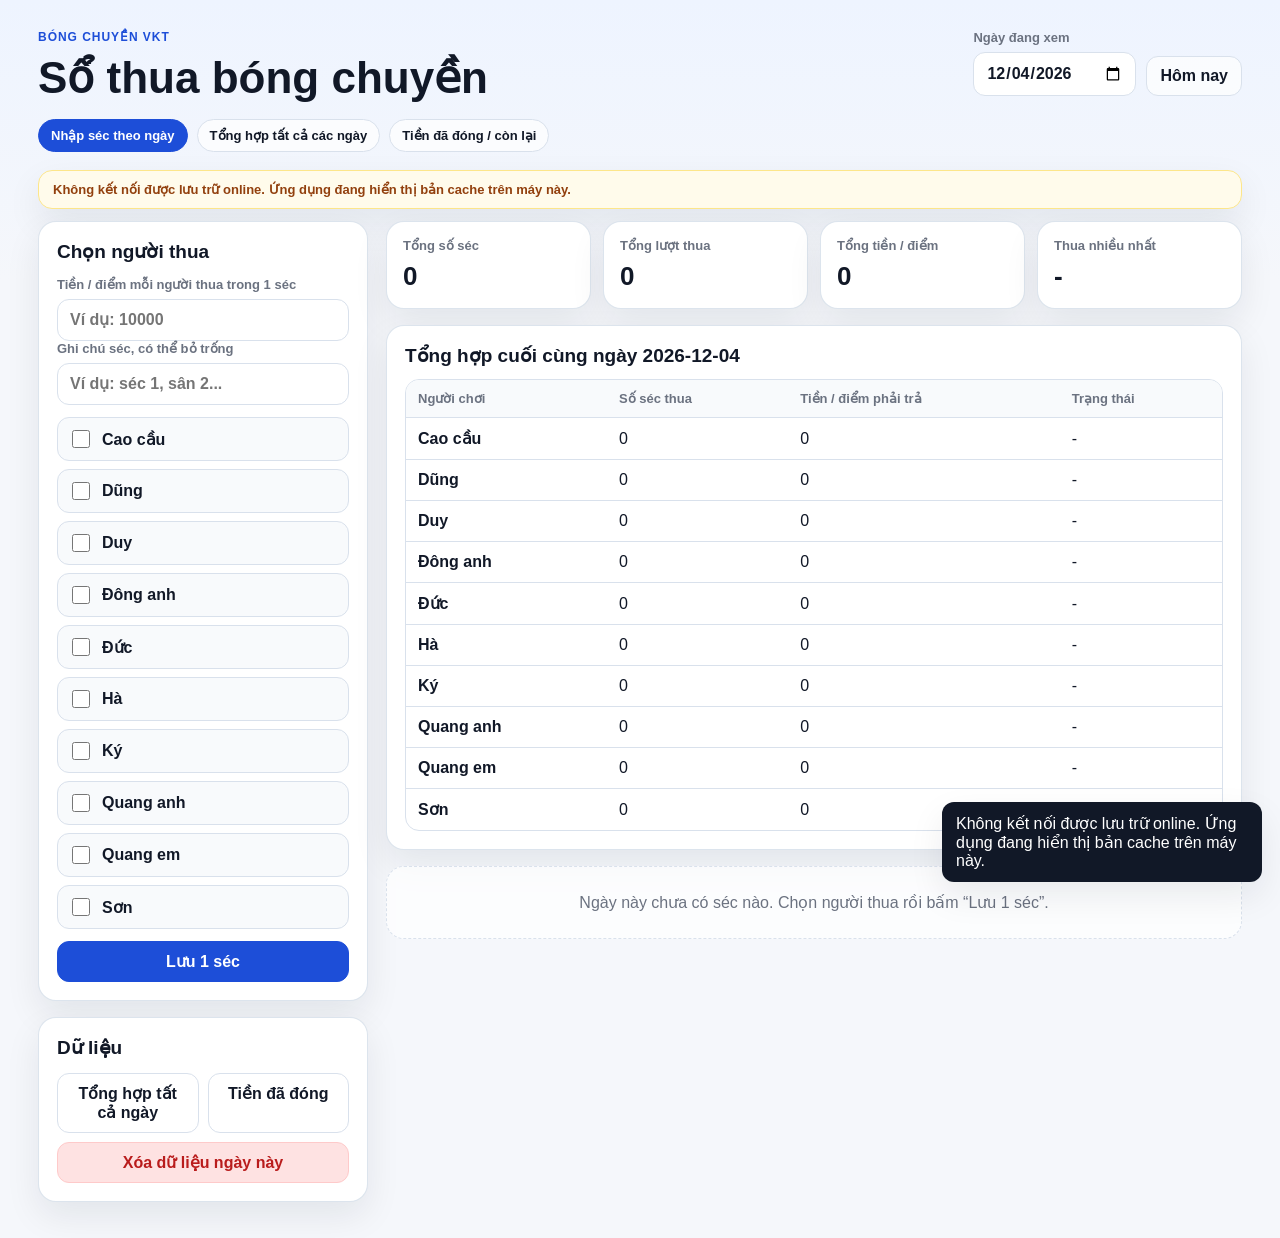
<file: index.html>
<!doctype html>
<html lang="vi">
<head>
  <meta charset="utf-8" />
  <meta name="viewport" content="width=device-width, initial-scale=1, viewport-fit=cover" />
  <meta name="theme-color" content="#1d4ed8" />
  <meta name="apple-mobile-web-app-capable" content="yes" />
  <meta name="apple-mobile-web-app-status-bar-style" content="default" />
  <meta name="format-detection" content="telephone=no" />
  <title>Sổ thua séc bóng chuyền</title>
  <link rel="stylesheet" href="styles.css" />
  <link rel="stylesheet" href="mobile.css" />
</head>
<body class="page-entry">
  <header class="app-header">
    <div>
      <p class="eyebrow">Bóng chuyền VKT</p>
      <h1>Sổ thua bóng chuyền</h1>
      <nav class="page-nav" aria-label="Điều hướng">
        <a class="nav-link active" href="index.html" aria-current="page">Nhập séc theo ngày</a>
        <a class="nav-link" href="all-days.html">Tổng hợp tất cả các ngày</a>
        <a class="nav-link" href="payments.html">Tiền đã đóng / còn lại</a>
      </nav>
    </div>
    <div class="header-actions">
      <label class="date-filter">
        Ngày đang xem
        <input type="date" id="currentDate" />
      </label>
      <button id="btnToday" class="btn ghost" type="button">Hôm nay</button>
    </div>
  </header>

  <section class="sync-shell">
    <div id="syncBanner" class="sync-banner"></div>
  </section>

  <main class="layout">
    <aside class="sidebar">
      <section class="panel mobile-order-entry">
        <h2>Chọn người thua</h2>
        <label class="field-label">
          Tiền / điểm mỗi người thua trong 1 séc
          <input id="stakeInput" type="number" min="0" step="1000" inputmode="numeric" placeholder="Ví dụ: 10000" />
        </label>
        <label class="field-label">
          Ghi chú séc, có thể bỏ trống
          <input id="setNote" type="text" placeholder="Ví dụ: séc 1, sân 2..." autocomplete="off" />
        </label>
        <div id="losersList" class="check-list empty-state-small"></div>
        <button id="btnSaveSet" class="btn primary full" type="button">Lưu 1 séc</button>
      </section>

      <section class="panel mobile-order-data">
        <h2>Dữ liệu</h2>
        <div class="button-grid">
          <a class="btn" href="all-days.html">Tổng hợp tất cả ngày</a>
          <a class="btn" href="payments.html">Tiền đã đóng</a>
          <button id="btnClearDate" class="btn danger-light span-2" type="button">Xóa dữ liệu ngày này</button>
        </div>
      </section>
    </aside>

    <section class="content">
      <section class="summary-grid mobile-order-summary-cards" id="summaryGrid"></section>
      <section id="finalSummary" class="panel final-summary mobile-order-summary-table"></section>
      <section id="setsContainer" class="sets-history mobile-order-history"></section>
    </section>
  </main>

  <template id="setRowTemplate">
    <article class="set-card">
      <div>
        <h3></h3>
        <p class="set-meta"></p>
        <p class="set-losers"></p>
      </div>
      <div class="set-actions">
        <button class="btn small edit-set" type="button">Sửa</button>
        <button class="btn small danger-light delete-set" type="button">Xóa</button>
      </div>
    </article>
  </template>

  <div id="toast" class="toast" role="status" aria-live="polite"></div>
  <input id="importJson" type="file" accept="application/json,.json" hidden />
  <script src="app-config.js"></script>
  <script src="shared-state.js"></script>
  <script src="remote-store.js"></script>
  <script src="app.js"></script>
</body>
</html>
</file>
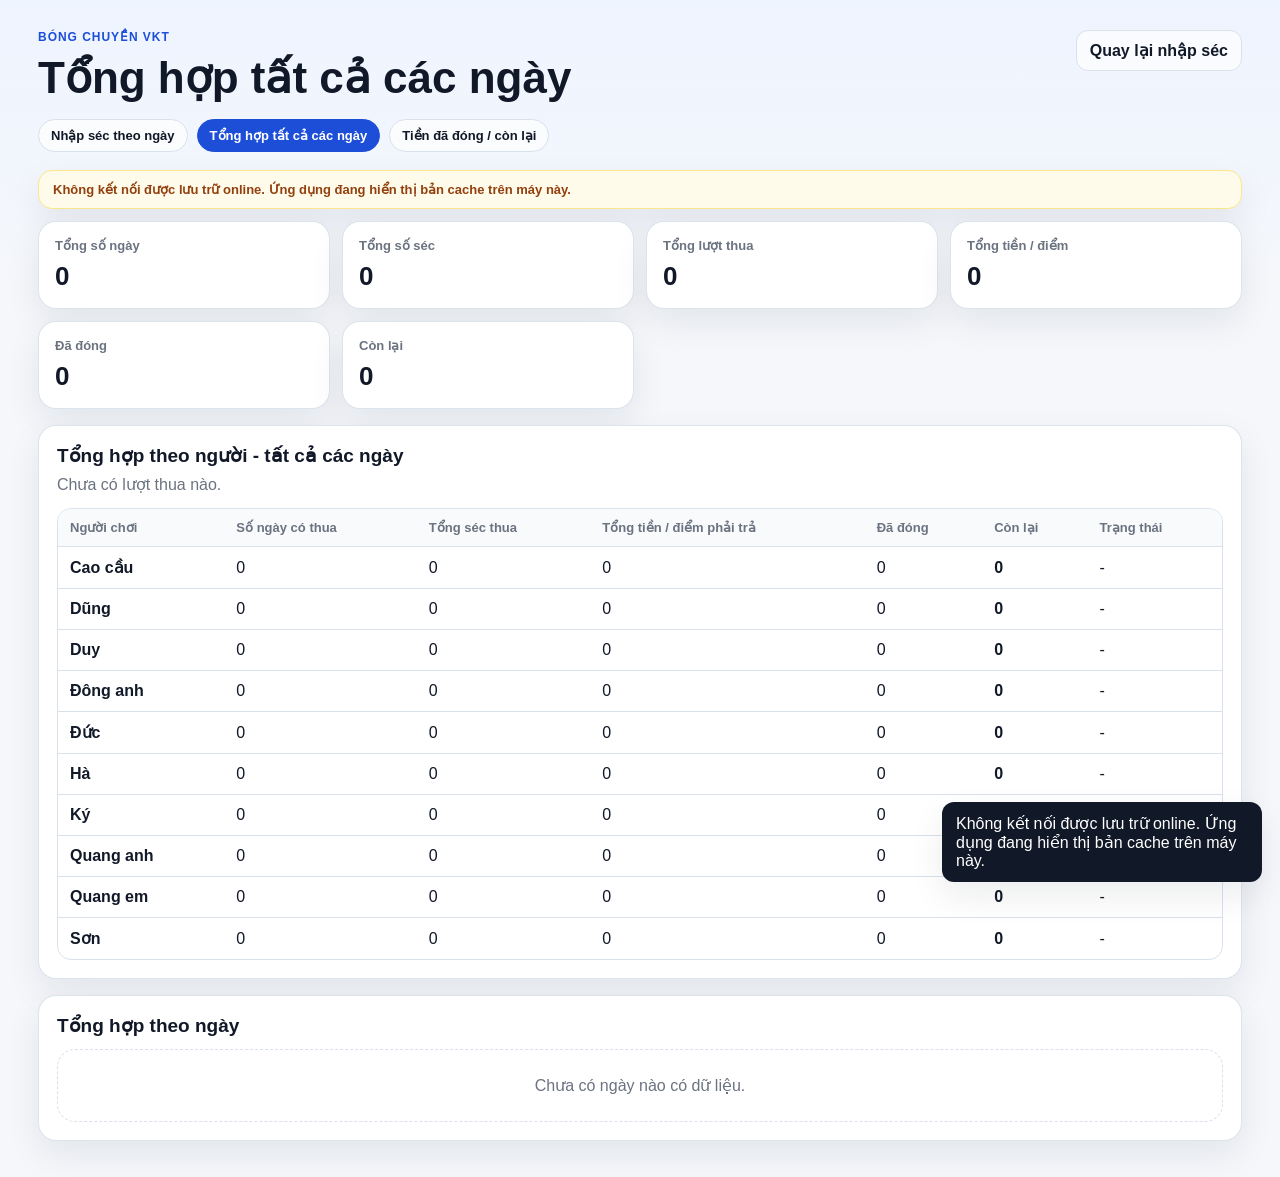
<file: all-days.html>
<!doctype html>
<html lang="vi">
<head>
  <meta charset="utf-8" />
  <meta name="viewport" content="width=device-width, initial-scale=1, viewport-fit=cover" />
  <meta name="theme-color" content="#1d4ed8" />
  <meta name="apple-mobile-web-app-capable" content="yes" />
  <meta name="apple-mobile-web-app-status-bar-style" content="default" />
  <meta name="format-detection" content="telephone=no" />
  <title>Tổng hợp tất cả các ngày - Sổ thua séc bóng chuyền</title>
  <link rel="stylesheet" href="styles.css" />
  <link rel="stylesheet" href="mobile.css" />
</head>
<body class="page-all-days">
  <header class="app-header">
    <div>
      <p class="eyebrow">Bóng chuyền VKT</p>
      <h1>Tổng hợp tất cả các ngày</h1>
      <nav class="page-nav" aria-label="Điều hướng">
        <a class="nav-link" href="index.html">Nhập séc theo ngày</a>
        <a class="nav-link active" href="all-days.html" aria-current="page">Tổng hợp tất cả các ngày</a>
        <a class="nav-link" href="payments.html">Tiền đã đóng / còn lại</a>
      </nav>
    </div>
    <div class="header-actions">
      <a class="btn ghost" href="index.html">Quay lại nhập séc</a>
    </div>
  </header>

  <section class="sync-shell">
    <div id="syncBanner" class="sync-banner"></div>
  </section>

  <main class="single-layout">
    <section class="summary-grid" id="allSummaryGrid"></section>
    <section class="panel final-summary" id="playersAllSummary"></section>
    <section class="panel final-summary" id="daysSummary"></section>
  </main>

  <div id="toast" class="toast" role="status" aria-live="polite"></div>
  <script src="app-config.js"></script>
  <script src="shared-state.js"></script>
  <script src="remote-store.js"></script>
  <script src="all-days.js"></script>
</body>
</html>
</file>
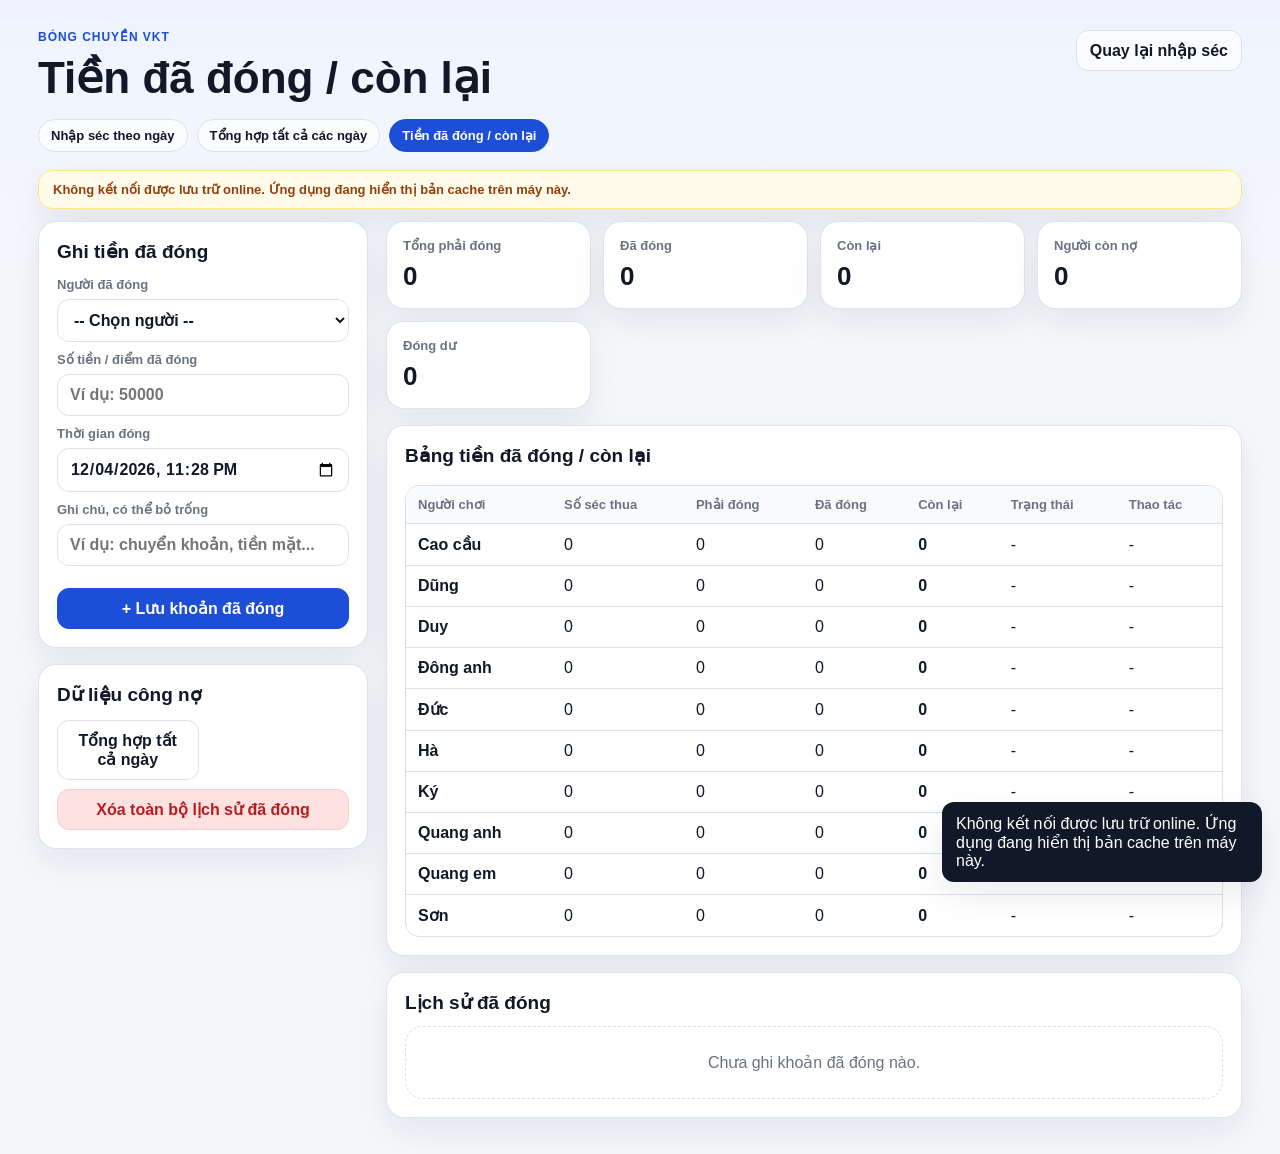
<file: payments.html>
<!doctype html>
<html lang="vi">
<head>
  <meta charset="utf-8" />
  <meta name="viewport" content="width=device-width, initial-scale=1, viewport-fit=cover" />
  <meta name="theme-color" content="#1d4ed8" />
  <meta name="apple-mobile-web-app-capable" content="yes" />
  <meta name="apple-mobile-web-app-status-bar-style" content="default" />
  <meta name="format-detection" content="telephone=no" />
  <title>Tiền đã đóng / còn lại - Sổ thua séc bóng chuyền</title>
  <link rel="stylesheet" href="styles.css" />
  <link rel="stylesheet" href="mobile.css" />
</head>
<body class="page-payments">
  <header class="app-header">
    <div>
      <p class="eyebrow">Bóng chuyền VKT</p>
      <h1>Tiền đã đóng / còn lại</h1>
      <nav class="page-nav" aria-label="Điều hướng">
        <a class="nav-link" href="index.html">Nhập séc theo ngày</a>
        <a class="nav-link" href="all-days.html">Tổng hợp tất cả các ngày</a>
        <a class="nav-link active" href="payments.html" aria-current="page">Tiền đã đóng / còn lại</a>
      </nav>
    </div>
    <div class="header-actions">
      <a class="btn ghost" href="index.html">Quay lại nhập séc</a>
    </div>
  </header>

  <section class="sync-shell">
    <div id="syncBanner" class="sync-banner"></div>
  </section>

  <main class="layout">
    <aside class="sidebar">
      <section class="panel">
        <h2>Ghi tiền đã đóng</h2>
        <form id="paymentForm" class="stack-form">
          <label class="field-label">
            Người đã đóng
            <select id="paymentPlayer" required></select>
          </label>
          <label class="field-label">
            Số tiền / điểm đã đóng
            <input id="paymentAmount" type="number" min="0" step="1000" inputmode="numeric" placeholder="Ví dụ: 50000" required />
          </label>
          <label class="field-label">
            Thời gian đóng
            <input id="paymentAt" type="datetime-local" />
          </label>
          <label class="field-label">
            Ghi chú, có thể bỏ trống
            <input id="paymentNote" type="text" placeholder="Ví dụ: chuyển khoản, tiền mặt..." autocomplete="off" />
          </label>
          <button class="btn primary full" type="submit">+ Lưu khoản đã đóng</button>
        </form>
      </section>

      <section class="panel">
        <h2>Dữ liệu công nợ</h2>
        <div class="button-grid">
          <a class="btn" href="all-days.html">Tổng hợp tất cả ngày</a>
          <button id="btnClearPayments" class="btn danger-light span-2" type="button">Xóa toàn bộ lịch sử đã đóng</button>
        </div>
      </section>
    </aside>

    <section class="content">
      <section class="summary-grid" id="paymentSummaryGrid"></section>
      <section class="panel final-summary" id="paymentTable"></section>
      <section class="panel final-summary" id="paymentHistory"></section>
    </section>
  </main>

  <div id="toast" class="toast" role="status" aria-live="polite"></div>
  <script src="app-config.js"></script>
  <script src="shared-state.js"></script>
  <script src="remote-store.js"></script>
  <script src="payments.js"></script>
</body>
</html>
</file>
<file: styles.css>
:root {
  --bg: #f5f7fb;
  --panel: #ffffff;
  --text: #111827;
  --muted: #6b7280;
  --border: #d9e1ec;
  --primary: #1d4ed8;
  --primary-dark: #1e40af;
  --danger: #b91c1c;
  --danger-bg: #fee2e2;
  --ok-bg: #dcfce7;
  --ok-text: #166534;
  --shadow: 0 14px 35px rgba(15, 23, 42, 0.08);
  --radius: 18px;
}

* { box-sizing: border-box; }

body {
  margin: 0;
  font-family: Arial, Helvetica, sans-serif;
  background: linear-gradient(180deg, #eef4ff 0%, var(--bg) 280px);
  color: var(--text);
}

button, input, select { font: inherit; }

.app-header {
  max-width: 1240px;
  margin: 0 auto;
  padding: 30px 18px 18px;
  display: flex;
  justify-content: space-between;
  gap: 18px;
  align-items: flex-start;
}

.eyebrow {
  margin: 0 0 8px;
  color: var(--primary);
  font-weight: 700;
  letter-spacing: .08em;
  text-transform: uppercase;
  font-size: 12px;
}

h1, h2, h3, p { margin-top: 0; }

h1 { margin-bottom: 8px; font-size: clamp(28px, 4vw, 44px); }
h2 { font-size: 19px; margin-bottom: 14px; }
h3 { font-size: 17px; margin-bottom: 8px; }

.subtitle { margin: 0; color: var(--muted); max-width: 760px; line-height: 1.5; }

.header-actions {
  display: flex;
  gap: 10px;
  align-items: end;
  flex-wrap: wrap;
  justify-content: flex-end;
}

.date-filter,
.field-label {
  display: grid;
  gap: 7px;
  color: var(--muted);
  font-size: 13px;
  font-weight: 700;
}

input[type="text"],
input[type="number"],
input[type="date"] {
  width: 100%;
  border: 1px solid var(--border);
  border-radius: 12px;
  background: #fff;
  padding: 11px 12px;
  color: var(--text);
  outline: none;
}

input:focus { border-color: var(--primary); box-shadow: 0 0 0 3px rgba(29, 78, 216, .12); }

.layout {
  max-width: 1240px;
  margin: 0 auto;
  padding: 0 18px 36px;
  display: grid;
  grid-template-columns: 330px 1fr;
  gap: 18px;
  align-items: start;
}

.sidebar,
.content { display: grid; gap: 16px; }

.panel,
.set-card,
.stat-card {
  background: var(--panel);
  border: 1px solid rgba(217, 225, 236, .9);
  border-radius: var(--radius);
  box-shadow: var(--shadow);
}

.panel { padding: 18px; }

.stack-form { display: grid; gap: 10px; }

.btn {
  border: 1px solid var(--border);
  border-radius: 12px;
  padding: 10px 13px;
  background: #fff;
  color: var(--text);
  cursor: pointer;
  font-weight: 700;
  transition: transform .12s ease, box-shadow .12s ease, background .12s ease;
  text-align: center;
}

.btn:hover { transform: translateY(-1px); box-shadow: 0 8px 16px rgba(15,23,42,.08); }
.btn:active { transform: translateY(0); box-shadow: none; }
.btn.primary { background: var(--primary); border-color: var(--primary); color: #fff; }
.btn.primary:hover { background: var(--primary-dark); }
.btn.ghost { background: rgba(255,255,255,.7); }
.btn.danger-light { background: var(--danger-bg); border-color: #fecaca; color: var(--danger); }
.btn.small { padding: 8px 10px; border-radius: 10px; font-size: 13px; }
.btn.full { width: 100%; margin-top: 12px; }

.button-grid { display: grid; grid-template-columns: 1fr 1fr; gap: 9px; }
.file-btn { position: relative; overflow: hidden; }
.file-btn input { position: absolute; inset: 0; opacity: 0; cursor: pointer; }

.help { margin: 10px 0 0; color: var(--muted); font-size: 13px; line-height: 1.45; }

.chips,
.check-list { display: grid; gap: 8px; margin-top: 12px; }

.player-chip,
.check-item {
  display: flex;
  align-items: center;
  justify-content: space-between;
  gap: 8px;
  padding: 9px 10px;
  border: 1px solid var(--border);
  border-radius: 12px;
  background: #f8fafc;
}

.player-chip span,
.check-item span { font-weight: 700; }

.check-item label {
  display: flex;
  align-items: center;
  gap: 9px;
  cursor: pointer;
  flex: 1;
}

.check-item input { width: 18px; height: 18px; }

.icon-btn {
  border: 0;
  background: transparent;
  color: var(--danger);
  font-weight: 900;
  cursor: pointer;
  padding: 4px 7px;
  border-radius: 8px;
}
.icon-btn:hover { background: var(--danger-bg); }

.empty-state-small:empty::before {
  content: "Chưa có dữ liệu";
  display: block;
  color: var(--muted);
  font-size: 13px;
  padding: 10px 0;
}

.summary-grid {
  display: grid;
  grid-template-columns: repeat(4, minmax(0, 1fr));
  gap: 12px;
}

.stat-card { padding: 16px; }
.stat-card p { color: var(--muted); font-size: 13px; margin-bottom: 8px; font-weight: 700; }
.stat-card strong { font-size: 26px; }

.final-summary h2 { margin-bottom: 12px; }
.table-wrap { overflow-x: auto; border: 1px solid var(--border); border-radius: 14px; }
.table { width: 100%; border-collapse: collapse; min-width: 620px; }
.table th,
.table td { padding: 11px 12px; border-bottom: 1px solid var(--border); text-align: left; }
.table th { background: #f8fafc; font-size: 13px; color: var(--muted); }
.table tr:last-child td { border-bottom: 0; }
.badge { display: inline-flex; align-items: center; padding: 4px 8px; border-radius: 999px; font-weight: 800; font-size: 12px; background: var(--ok-bg); color: var(--ok-text); }

.sets-history { display: grid; gap: 12px; }
.set-card { padding: 16px; display: flex; justify-content: space-between; gap: 12px; align-items: flex-start; }
.set-meta { color: var(--muted); font-size: 13px; margin-bottom: 8px; }
.set-losers { margin: 0; line-height: 1.45; }
.set-actions { display: flex; gap: 8px; flex-wrap: wrap; justify-content: flex-end; }

.empty-panel {
  padding: 26px;
  text-align: center;
  color: var(--muted);
  border: 1px dashed var(--border);
  border-radius: var(--radius);
  background: rgba(255,255,255,.7);
}

.toast {
  position: fixed;
  right: 18px;
  bottom: 18px;
  background: #111827;
  color: #fff;
  padding: 12px 14px;
  border-radius: 12px;
  box-shadow: var(--shadow);
  opacity: 0;
  transform: translateY(10px);
  pointer-events: none;
  transition: opacity .2s ease, transform .2s ease;
  max-width: 320px;
}
.toast.show { opacity: 1; transform: translateY(0); }

@media (max-width: 920px) {
  .app-header {
    display: grid;
    gap: 14px;
    padding: 20px 14px 14px;
  }

  .header-actions {
    justify-content: stretch;
    width: 100%;
  }

  .header-actions > * {
    width: 100%;
  }

  .page-nav {
    display: grid;
    grid-template-columns: 1fr;
  }

  .nav-link {
    min-height: 44px;
  }

  .layout,
  .single-layout {
    padding: 0 14px 24px;
  }

  .layout { grid-template-columns: 1fr; }

  .sidebar,
  .content { gap: 12px; }

  .layout > .sidebar,
  .layout > .content {
    display: contents;
  }

  .mobile-order-entry { order: 1; }
  .mobile-order-summary-cards { order: 2; }
  .mobile-order-summary-table { order: 3; }
  .mobile-order-history { order: 4; }
  .mobile-order-data { order: 5; }

  .mobile-order-entry,
  .mobile-order-summary-table {
    padding: 18px 16px;
  }

  .mobile-order-entry h2,
  .mobile-order-summary-table h2 {
    font-size: 22px;
  }

  .mobile-order-entry .field-label {
    gap: 9px;
    font-size: 14px;
  }

  .mobile-order-entry .check-list {
    gap: 10px;
    margin-top: 14px;
  }

  .mobile-order-entry .check-item {
    padding: 13px 14px;
    border-radius: 14px;
  }

  .mobile-order-entry .check-item span {
    font-size: 16px;
  }

  .mobile-order-entry .check-item input {
    width: 22px;
    height: 22px;
  }

  .mobile-order-entry .btn.full {
    margin-top: 14px;
    padding: 13px 16px;
    font-size: 16px;
  }

  .mobile-order-summary-cards {
    grid-template-columns: repeat(2, minmax(0, 1fr));
    gap: 14px;
  }

  .mobile-order-summary-cards .stat-card {
    padding: 18px 16px;
    min-height: 122px;
  }

  .mobile-order-summary-cards .stat-card p {
    font-size: 14px;
  }

  .mobile-order-summary-cards .stat-card strong {
    font-size: 30px;
  }

  .mobile-order-summary-table .table {
    min-width: 700px;
  }

  .mobile-order-summary-table .table th,
  .mobile-order-summary-table .table td {
    padding: 13px 14px;
    font-size: 15px;
  }

  .mobile-order-summary-table .table th {
    font-size: 14px;
  }

  .panel { padding: 16px 14px; }

  .sync-shell { padding: 0 14px 12px; }

  .summary-grid { grid-template-columns: repeat(2, minmax(0, 1fr)); }
}

@media (max-width: 560px) {
  .summary-grid { grid-template-columns: repeat(2, minmax(0, 1fr)); }
  .button-grid { grid-template-columns: 1fr; }
  .set-card,
  .section-heading {
    display: grid;
    gap: 10px;
  }

  .set-actions,
  .header-actions { justify-content: start; }

  .btn,
  .nav-link,
  input[type="text"],
  input[type="number"],
  input[type="date"],
  input[type="datetime-local"],
  select {
    min-height: 44px;
  }

  .toast {
    left: 14px;
    right: 14px;
    bottom: 14px;
    max-width: none;
  }

  .mobile-order-entry,
  .mobile-order-summary-table {
    padding: 20px 16px;
  }

  .mobile-order-entry h2,
  .mobile-order-summary-table h2 {
    font-size: 24px;
  }

  .mobile-order-entry .check-item {
    min-height: 72px;
    padding: 15px 14px;
  }

  .mobile-order-entry .check-list {
    grid-template-columns: repeat(2, minmax(0, 1fr));
    gap: 8px;
  }

  .mobile-order-entry .check-item {
    height: 100%;
  }

  .mobile-order-entry .check-item label {
    align-items: flex-start;
    gap: 10px;
  }

  .mobile-order-entry .check-item span {
    font-size: 16px;
    line-height: 1.3;
    white-space: normal;
  }

  .mobile-order-entry .btn.full {
    font-size: 17px;
  }

  .mobile-order-summary-cards .stat-card {
    min-height: 0;
    padding: 20px 18px;
  }

  .mobile-order-summary-cards .stat-card p {
    font-size: 15px;
  }

  .mobile-order-summary-cards .stat-card strong {
    font-size: 32px;
  }

  .mobile-order-summary-table .table th,
  .mobile-order-summary-table .table td {
    padding: 14px 15px;
    font-size: 16px;
  }
}

@media (max-width: 430px) {
  .app-header {
    gap: 12px;
    padding: 16px 12px 12px;
  }

  .eyebrow {
    margin-bottom: 6px;
    font-size: 11px;
  }

  h1 {
    margin-bottom: 6px;
    font-size: 30px;
    line-height: 1.1;
  }

  .subtitle {
    font-size: 14px;
    line-height: 1.4;
  }

  .page-nav {
    margin-top: 14px;
    gap: 8px;
  }

  .nav-link {
    padding: 10px 12px;
    font-size: 13px;
  }

  .header-actions {
    gap: 8px;
  }

  .layout,
  .single-layout {
    padding: 0 12px 20px;
  }

  .sync-shell {
    padding: 0 12px 10px;
  }

  .sync-banner {
    padding: 10px 12px;
    font-size: 12px;
  }

  .panel {
    padding: 14px 12px;
    border-radius: 16px;
  }

  .mobile-order-entry,
  .mobile-order-summary-table {
    padding: 16px 14px;
  }

  .mobile-order-entry h2,
  .mobile-order-summary-table h2 {
    font-size: 21px;
    margin-bottom: 12px;
  }

  .mobile-order-entry .field-label {
    gap: 8px;
    font-size: 13px;
  }

  .mobile-order-entry input[type="number"],
  .mobile-order-entry input[type="text"] {
    padding: 12px;
  }

  .mobile-order-entry .check-list {
    gap: 9px;
    margin-top: 12px;
  }

  .mobile-order-entry .check-item {
    min-height: 78px;
    padding: 16px 14px;
    border-radius: 13px;
  }

  .mobile-order-entry .check-item span {
    font-size: 17px;
    line-height: 1.3;
  }

  .mobile-order-entry .check-item input {
    width: 22px;
    height: 22px;
  }

  .mobile-order-entry .btn.full {
    margin-top: 12px;
    padding: 12px 14px;
    font-size: 16px;
  }

  .mobile-order-summary-cards {
    gap: 10px;
  }

  .mobile-order-summary-cards .stat-card {
    padding: 16px 14px;
    min-height: 104px;
  }

  .mobile-order-summary-cards .stat-card p {
    font-size: 13px;
    margin-bottom: 6px;
  }

  .mobile-order-summary-cards .stat-card strong {
    font-size: 28px;
  }

  .mobile-order-summary-table .table-wrap {
    border-radius: 12px;
  }

  .mobile-order-summary-table .table {
    min-width: 640px;
  }

  .mobile-order-summary-table .table th,
  .mobile-order-summary-table .table td {
    padding: 12px 13px;
    font-size: 15px;
  }

  .mobile-order-summary-table .table th {
    font-size: 13px;
  }

  .mobile-order-history {
    gap: 10px;
  }

  .set-card {
    padding: 14px;
  }

  .set-meta,
  .help {
    font-size: 12px;
  }
}

@media (max-width: 360px) {
  .summary-grid {
    grid-template-columns: 1fr;
  }

  .mobile-order-summary-cards .stat-card {
    min-height: 0;
  }
}

.page-nav {
  display: flex;
  gap: 9px;
  margin-top: 16px;
  flex-wrap: wrap;
}

.nav-link {
  display: inline-flex;
  align-items: center;
  justify-content: center;
  border: 1px solid var(--border);
  border-radius: 999px;
  padding: 8px 12px;
  background: rgba(255,255,255,.72);
  color: var(--text);
  text-decoration: none;
  font-weight: 800;
  font-size: 13px;
}

.nav-link.active {
  background: var(--primary);
  color: #fff;
  border-color: var(--primary);
}

.btn,
.btn:visited,
.nav-link:visited { text-decoration: none; }

.span-2 { grid-column: 1 / -1; }

.single-layout {
  max-width: 1240px;
  margin: 0 auto;
  padding: 0 18px 36px;
  display: grid;
  gap: 16px;
}

.section-heading {
  display: flex;
  justify-content: space-between;
  gap: 12px;
  align-items: flex-start;
  margin-bottom: 12px;
}

.section-heading h2 { margin-bottom: 6px; }
.section-heading p { margin: 0; color: var(--muted); line-height: 1.45; }
.table a { color: var(--primary); text-decoration: none; }
.table a:hover { text-decoration: underline; }

select,
input[type="datetime-local"] {
  width: 100%;
  border: 1px solid var(--border);
  border-radius: 12px;
  background: #fff;
  padding: 11px 12px;
  color: var(--text);
  outline: none;
}

select:focus,
input[type="datetime-local"]:focus {
  border-color: var(--primary);
  box-shadow: 0 0 0 3px rgba(29, 78, 216, .12);
}

.badge.warning {
  background: #fef3c7;
  color: #92400e;
}

.badge.danger {
  background: var(--danger-bg);
  color: var(--danger);
}

.empty-panel.mini {
  padding: 10px 12px;
  font-size: 13px;
}

.sync-shell {
  max-width: 1240px;
  margin: 0 auto;
  padding: 0 18px 12px;
}

.sync-banner {
  border-radius: 14px;
  border: 1px solid var(--border);
  background: rgba(255,255,255,.8);
  padding: 11px 14px;
  color: var(--muted);
  font-size: 13px;
  font-weight: 700;
  box-shadow: var(--shadow);
}

.sync-banner.ok {
  border-color: #bbf7d0;
  background: #f0fdf4;
  color: #166534;
}

.sync-banner.warn {
  border-color: #fde68a;
  background: #fffbeb;
  color: #92400e;
}

.sync-banner.busy {
  border-color: #bfdbfe;
  background: #eff6ff;
  color: #1d4ed8;
}

@media (max-width: 430px) {
  .app-header {
    gap: 14px;
    padding: 20px 14px 18px;
    background: rgba(255,255,255,.9);
    border: 1px solid rgba(217, 225, 236, .92);
    border-radius: 0 0 24px 24px;
    box-shadow: var(--shadow);
  }

  h1 {
    font-size: 34px;
    line-height: 1.08;
  }

  .subtitle {
    font-size: 15px;
    line-height: 1.45;
  }

  .page-nav {
    display: grid;
    grid-template-columns: 1fr 1fr;
    gap: 10px;
    margin-top: 16px;
  }

  .page-nav .nav-link:last-child {
    grid-column: 1 / -1;
  }

  .nav-link {
    min-height: 48px;
    padding: 11px 12px;
    font-size: 14px;
  }

  .header-actions {
    display: grid;
    grid-template-columns: 1fr;
    gap: 10px;
    width: 100%;
  }

  .date-filter {
    gap: 8px;
    padding: 12px;
    background: rgba(255,255,255,.95);
    border: 1px solid var(--border);
    border-radius: 16px;
    box-shadow: inset 0 1px 0 rgba(255,255,255,.6);
    font-size: 14px;
  }

  .date-filter input {
    min-height: 48px;
    padding: 12px;
    text-align: center;
    font-size: 16px;
    font-weight: 700;
  }

  #btnToday {
    min-height: 48px;
    padding: 12px 14px;
    font-size: 16px;
  }

  .sync-shell {
    padding: 8px 12px 14px;
  }

  .sync-banner {
    min-height: 52px;
    display: flex;
    align-items: center;
    padding: 12px 14px;
    border-radius: 16px;
    font-size: 13px;
  }
}

/* ============================================================
   iOS / iPhone Safari — specific fixes
   ============================================================ */

/*
 * 1. Chống iOS tự zoom khi focus input
 *    Safari zoom in khi font-size < 16px — buộc 16px trên mobile
 */
@media (max-width: 768px) {
  input[type="text"],
  input[type="number"],
  input[type="date"],
  input[type="datetime-local"],
  input[type="email"],
  input[type="tel"],
  select,
  textarea {
    font-size: 16px;
  }
}

/*
 * 2. Tắt viền xanh khi chạm vào button/link trên iOS
 */
.btn,
.nav-link,
button,
a,
label,
.check-item label {
  -webkit-tap-highlight-color: transparent;
}

/*
 * 3. Cuộn ngang mượt hơn cho bảng trên iOS (momentum scrolling)
 */
.table-wrap {
  -webkit-overflow-scrolling: touch;
}

/*
 * 4. Safe area insets — hỗ trợ Dynamic Island / notch và thanh Home
 *    Cần có viewport-fit=cover trong thẻ meta để có tác dụng
 */
@supports (padding: env(safe-area-inset-bottom)) {
  /* Đẩy nội dung trang tránh thanh Home ở đáy màn hình */
  body {
    padding-bottom: env(safe-area-inset-bottom);
  }

  /* Toast cố định không bị che bởi thanh Home */
  .toast {
    bottom: calc(18px + env(safe-area-inset-bottom));
  }

  /* Toast toàn màn hình trên mobile không bị che */
  @media (max-width: 560px) {
    .toast {
      left: max(14px, env(safe-area-inset-left));
      right: max(14px, env(safe-area-inset-right));
      bottom: calc(14px + env(safe-area-inset-bottom));
    }
  }
}

@supports (padding: env(safe-area-inset-left)) {
  /* Padding ngang tránh vùng bo góc / vùng cảm ứng cạnh màn hình */
  @media (max-width: 920px) {
    .app-header {
      padding-left: max(14px, env(safe-area-inset-left));
      padding-right: max(14px, env(safe-area-inset-right));
    }

    .layout,
    .single-layout,
    .sync-shell {
      padding-left: max(14px, env(safe-area-inset-left));
      padding-right: max(14px, env(safe-area-inset-right));
    }
  }

  @media (max-width: 430px) {
    .app-header {
      padding-left: max(12px, env(safe-area-inset-left));
      padding-right: max(12px, env(safe-area-inset-right));
    }

    .layout,
    .single-layout,
    .sync-shell {
      padding-left: max(12px, env(safe-area-inset-left));
      padding-right: max(12px, env(safe-area-inset-right));
    }
  }
}

/*
 * 5. Tắt iOS callout khi giữ ngón tay trên ảnh / text không cần thiết
 */
.set-card,
.stat-card,
.panel,
.sync-banner {
  -webkit-touch-callout: none;
  -webkit-user-select: none;
  user-select: none;
}

/* Cho phép chọn text ở nội dung cần đọc */
.table td,
.table th,
.set-losers,
.set-meta,
.help,
.section-heading p {
  -webkit-user-select: text;
  user-select: text;
}

/*
 * 6. Trên iPhone nhỏ (SE / mini, ~375px) — giữ stat card 2 cột
 *    thay vì 1 cột (tránh quá nhiều khoảng trắng thừa)
 */
@media (max-width: 375px) {
  .summary-grid {
    grid-template-columns: repeat(2, minmax(0, 1fr));
  }
}

@media (max-width: 340px) {
  .summary-grid {
    grid-template-columns: 1fr;
  }
}

/*
 * 7. appearance: none trên iOS để input date / select hiển thị
 *    đúng border-radius tùy chỉnh (iOS thêm style riêng)
 */
@media (max-width: 768px) {
  select {
    -webkit-appearance: none;
    appearance: none;
    background-image: url("data:image/svg+xml,%3Csvg xmlns='http://www.w3.org/2000/svg' width='12' height='8' viewBox='0 0 12 8'%3E%3Cpath d='M1 1l5 5 5-5' stroke='%236b7280' stroke-width='1.5' fill='none' stroke-linecap='round'/%3E%3C/svg%3E");
    background-repeat: no-repeat;
    background-position: right 12px center;
    padding-right: 36px;
  }
}
</file>
<file: mobile.css>
/* Giao diện tối ưu riêng cho iPhone/iOS.
   Nạp file này sau styles.css để chỉ ghi đè phần hiển thị di động. */

:root {
  --iphone-safe-top: env(safe-area-inset-top, 0px);
  --iphone-safe-right: env(safe-area-inset-right, 0px);
  --iphone-safe-bottom: env(safe-area-inset-bottom, 0px);
  --iphone-safe-left: env(safe-area-inset-left, 0px);
}

html {
  min-height: 100%;
  -webkit-text-size-adjust: 100%;
  text-size-adjust: 100%;
  scroll-behavior: smooth;
  background: var(--bg);
}

body {
  min-height: 100vh;
  min-height: 100dvh;
  padding-bottom: var(--iphone-safe-bottom);
  overscroll-behavior-y: contain;
  -webkit-tap-highlight-color: transparent;
}

button,
.btn,
.nav-link,
label,
input,
select {
  touch-action: manipulation;
}

input,
select,
textarea,
button {
  font-size: 16px;
}

.table-wrap {
  -webkit-overflow-scrolling: touch;
  overscroll-behavior-x: contain;
  scrollbar-width: thin;
}

@media (hover: none) and (pointer: coarse) {
  .btn:hover,
  .nav-link:hover,
  .icon-btn:hover {
    transform: none;
    box-shadow: none;
  }

  .btn:active,
  .nav-link:active {
    opacity: 0.78;
  }
}

@media (max-width: 768px) {
  body {
    background: linear-gradient(180deg, #eef4ff 0, var(--bg) 230px);
  }

  .app-header {
    display: block;
    max-width: none;
    margin: 0;
    padding:
      calc(14px + var(--iphone-safe-top))
      calc(12px + var(--iphone-safe-right))
      14px
      calc(12px + var(--iphone-safe-left));
    border-radius: 0 0 22px 22px;
    background: rgba(255, 255, 255, 0.94);
    box-shadow: 0 8px 26px rgba(15, 23, 42, 0.08);
    -webkit-backdrop-filter: blur(16px);
    backdrop-filter: blur(16px);
  }

  .eyebrow {
    margin-bottom: 5px;
    font-size: 11px;
    letter-spacing: 0.06em;
  }

  h1 {
    margin-bottom: 0;
    font-size: clamp(27px, 8vw, 34px);
    line-height: 1.08;
    overflow-wrap: anywhere;
  }

  h2 {
    font-size: 20px;
  }

  .page-nav {
    display: flex;
    gap: 8px;
    margin: 14px -2px 0;
    padding: 2px 2px 6px;
    flex-wrap: nowrap;
    overflow-x: auto;
    scroll-snap-type: x proximity;
    -webkit-overflow-scrolling: touch;
    scrollbar-width: none;
  }

  .page-nav::-webkit-scrollbar {
    display: none;
  }

  .nav-link {
    flex: 0 0 auto;
    min-height: 44px;
    padding: 10px 13px;
    white-space: nowrap;
    scroll-snap-align: start;
    font-size: 14px;
  }

  .header-actions {
    display: grid;
    grid-template-columns: minmax(0, 1fr) auto;
    align-items: end;
    gap: 9px;
    width: 100%;
    margin-top: 12px;
  }

  .header-actions > * {
    width: auto;
    min-width: 0;
  }

  .header-actions > .btn:only-child {
    grid-column: 1 / -1;
    width: 100%;
  }

  .date-filter {
    min-width: 0;
    gap: 6px;
    font-size: 13px;
  }

  .date-filter input,
  #btnToday {
    min-height: 48px;
  }

  .date-filter input {
    padding: 11px 10px;
    font-size: 16px;
    font-weight: 700;
  }

  #btnToday {
    padding-inline: 14px;
    white-space: nowrap;
  }

  .sync-shell {
    padding:
      10px
      calc(12px + var(--iphone-safe-right))
      10px
      calc(12px + var(--iphone-safe-left));
  }

  .sync-banner {
    min-height: 48px;
    padding: 11px 12px;
    border-radius: 14px;
    font-size: 12px;
    line-height: 1.4;
    overflow-wrap: anywhere;
  }

  .layout,
  .single-layout {
    max-width: none;
    margin: 0;
    padding:
      0
      calc(12px + var(--iphone-safe-right))
      calc(24px + var(--iphone-safe-bottom))
      calc(12px + var(--iphone-safe-left));
    gap: 12px;
  }

  .layout {
    grid-template-columns: minmax(0, 1fr);
  }

  .page-entry .layout {
    display: flex;
    flex-direction: column;
  }

  .page-entry .layout > .sidebar,
  .page-entry .layout > .content {
    display: contents;
  }

  .page-entry .mobile-order-entry { order: 1; }
  .page-entry .mobile-order-summary-cards { order: 2; }
  .page-entry .mobile-order-summary-table { order: 3; }
  .page-entry .mobile-order-history { order: 4; }
  .page-entry .mobile-order-data { order: 5; }

  .page-payments .layout {
    display: grid;
  }

  .page-payments .sidebar,
  .page-payments .content {
    display: grid;
    gap: 12px;
  }

  .panel,
  .set-card,
  .stat-card {
    border-radius: 16px;
    box-shadow: 0 8px 24px rgba(15, 23, 42, 0.07);
  }

  .panel {
    padding: 15px 13px;
  }

  .field-label {
    gap: 7px;
    font-size: 13px;
  }

  input[type="text"],
  input[type="number"],
  input[type="date"],
  input[type="datetime-local"],
  select {
    min-height: 48px;
    padding: 11px 12px;
    border-radius: 12px;
    font-size: 16px;
  }

  .stack-form {
    gap: 12px;
  }

  .btn {
    min-height: 48px;
    padding: 11px 14px;
    border-radius: 12px;
    font-size: 15px;
  }

  .btn.small {
    min-height: 44px;
    padding: 9px 13px;
    font-size: 14px;
  }

  .button-grid {
    grid-template-columns: 1fr;
    gap: 9px;
  }

  .span-2 {
    grid-column: auto;
  }

  .check-list {
    grid-template-columns: repeat(2, minmax(0, 1fr));
    gap: 9px;
    margin-top: 12px;
  }

  .check-item {
    min-width: 0;
    min-height: 58px;
    height: 100%;
    padding: 11px 10px;
    border-radius: 13px;
  }

  .check-item label {
    align-items: center;
    gap: 9px;
    min-width: 0;
  }

  .check-item span {
    min-width: 0;
    font-size: 15px;
    line-height: 1.25;
    overflow-wrap: anywhere;
  }

  .check-item input[type="checkbox"] {
    flex: 0 0 auto;
    width: 22px;
    height: 22px;
    accent-color: var(--primary);
  }

  .page-entry #btnSaveSet {
    position: sticky;
    bottom: calc(8px + var(--iphone-safe-bottom));
    z-index: 20;
    min-height: 52px;
    margin-top: 14px;
    box-shadow: 0 10px 24px rgba(29, 78, 216, 0.28);
  }

  .summary-grid {
    grid-template-columns: repeat(2, minmax(0, 1fr));
    gap: 9px;
  }

  .stat-card {
    min-width: 0;
    min-height: 96px;
    padding: 14px 12px;
  }

  .stat-card p {
    margin-bottom: 6px;
    font-size: 12px;
    line-height: 1.3;
  }

  .stat-card strong {
    display: block;
    font-size: 25px;
    line-height: 1.1;
    overflow-wrap: anywhere;
  }

  .section-heading {
    display: grid;
    gap: 9px;
  }

  .section-heading .btn,
  .section-heading select {
    width: 100%;
  }

  .table-wrap {
    position: relative;
    max-width: 100%;
    border-radius: 12px;
    overflow-x: auto;
    background:
      linear-gradient(to right, #fff 30%, rgba(255,255,255,0)),
      linear-gradient(to left, #fff 30%, rgba(255,255,255,0)) 100% 0,
      radial-gradient(farthest-side at 0 50%, rgba(15,23,42,.16), transparent),
      radial-gradient(farthest-side at 100% 50%, rgba(15,23,42,.16), transparent) 100% 0;
    background-repeat: no-repeat;
    background-size: 40px 100%, 40px 100%, 12px 100%, 12px 100%;
    background-attachment: local, local, scroll, scroll;
  }

  .table {
    min-width: 660px;
  }

  .table th,
  .table td {
    padding: 11px 10px;
    font-size: 14px;
    white-space: nowrap;
  }

  .table th:first-child,
  .table td:first-child {
    position: sticky;
    left: 0;
    z-index: 2;
    max-width: 160px;
    white-space: normal;
    background: #fff;
    box-shadow: 1px 0 0 var(--border);
  }

  .table th:first-child {
    z-index: 3;
    background: #f8fafc;
  }

  .set-card {
    display: grid;
    gap: 12px;
    padding: 14px 13px;
  }

  .set-card > div:first-child {
    min-width: 0;
  }

  .set-card h3,
  .set-meta,
  .set-losers {
    overflow-wrap: anywhere;
  }

  .set-actions {
    display: grid;
    grid-template-columns: repeat(2, minmax(0, 1fr));
    gap: 8px;
    width: 100%;
  }

  .set-actions .btn {
    width: 100%;
  }

  .help,
  .set-meta {
    font-size: 12px;
    line-height: 1.45;
  }

  .toast {
    left: calc(12px + var(--iphone-safe-left));
    right: calc(12px + var(--iphone-safe-right));
    bottom: calc(12px + var(--iphone-safe-bottom));
    max-width: none;
    padding: 13px 14px;
    border-radius: 14px;
    line-height: 1.4;
  }
}

@media (max-width: 374px) {
  .check-list,
  .summary-grid {
    grid-template-columns: 1fr;
  }

  .header-actions {
    grid-template-columns: 1fr;
  }

  #btnToday {
    width: 100%;
  }

  .stat-card {
    min-height: 0;
  }
}

@media (max-width: 768px) and (orientation: landscape) {
  .app-header {
    padding-top: calc(10px + var(--iphone-safe-top));
  }

  .page-nav {
    margin-top: 10px;
  }

  .summary-grid {
    grid-template-columns: repeat(4, minmax(0, 1fr));
  }

  .stat-card {
    min-height: 82px;
  }
}

/* =========================================================
   GIỮ DẠNG BẢNG TRUYỀN THỐNG TRÊN IPHONE
   - Khung bảng rộng đúng bằng phần Chọn người thua.
   - Bảng nhiều cột được vuốt ngang bên trong khung.
   - Không chuyển từng dòng thành thẻ.
   ========================================================= */
@media (max-width: 768px) {
  .layout,
  .single-layout,
  .sidebar,
  .content,
  .layout > *,
  .single-layout > *,
  .final-summary,
  #playersAllSummary,
  #daysSummary,
  #paymentTable,
  #paymentHistory,
  .mobile-order-entry,
  .mobile-order-summary-table {
    width: 100%;
    max-width: 100%;
    min-width: 0;
  }

  .final-summary,
  #playersAllSummary,
  #daysSummary,
  #paymentTable,
  #paymentHistory {
    overflow: hidden;
  }

  .final-summary .table-wrap,
  #playersAllSummary .table-wrap,
  #daysSummary .table-wrap,
  #paymentTable .table-wrap,
  #paymentHistory .table-wrap {
    display: block;
    width: 100%;
    max-width: 100%;
    min-width: 0;
    overflow-x: auto;
    overflow-y: hidden;
    border: 1px solid var(--border);
    border-radius: 12px;
    background: #fff;
    -webkit-overflow-scrolling: touch;
    overscroll-behavior-x: contain;
  }

  .final-summary .table,
  #playersAllSummary .table,
  #daysSummary .table,
  #paymentTable .table,
  #paymentHistory .table {
    display: table;
    width: 100%;
    min-width: 660px;
    max-width: none;
    border-collapse: collapse;
    table-layout: auto;
  }

  .final-summary .table thead,
  #playersAllSummary .table thead,
  #daysSummary .table thead,
  #paymentTable .table thead,
  #paymentHistory .table thead {
    display: table-header-group;
  }

  .final-summary .table tbody,
  #playersAllSummary .table tbody,
  #daysSummary .table tbody,
  #paymentTable .table tbody,
  #paymentHistory .table tbody {
    display: table-row-group;
  }

  .final-summary .table tr,
  #playersAllSummary .table tr,
  #daysSummary .table tr,
  #paymentTable .table tr,
  #paymentHistory .table tr {
    display: table-row;
  }

  .final-summary .table th,
  .final-summary .table td,
  #playersAllSummary .table th,
  #playersAllSummary .table td,
  #daysSummary .table th,
  #daysSummary .table td,
  #paymentTable .table th,
  #paymentTable .table td,
  #paymentHistory .table th,
  #paymentHistory .table td {
    display: table-cell;
    width: auto;
    min-width: 0;
    padding: 10px 11px;
    border-bottom: 1px solid var(--border);
    font-size: 13px;
    line-height: 1.35;
    text-align: left;
    white-space: nowrap;
  }

  .final-summary .table td::before,
  #playersAllSummary .table td::before,
  #daysSummary .table td::before,
  #paymentTable .table td::before,
  #paymentHistory .table td::before {
    content: none !important;
    display: none !important;
  }

  .final-summary .table th:first-child,
  .final-summary .table td:first-child,
  #playersAllSummary .table th:first-child,
  #playersAllSummary .table td:first-child,
  #daysSummary .table th:first-child,
  #daysSummary .table td:first-child,
  #paymentTable .table th:first-child,
  #paymentTable .table td:first-child,
  #paymentHistory .table th:first-child,
  #paymentHistory .table td:first-child {
    position: sticky;
    left: 0;
    z-index: 2;
    max-width: 155px;
    white-space: normal;
    background: #fff;
    box-shadow: 1px 0 0 var(--border);
  }

  .final-summary .table th:first-child,
  #playersAllSummary .table th:first-child,
  #daysSummary .table th:first-child,
  #paymentTable .table th:first-child,
  #paymentHistory .table th:first-child {
    z-index: 3;
    background: #f8fafc;
  }
}

/* =========================================================
   BẢNG VỪA TOÀN BỘ MÀN HÌNH IPHONE, KHÔNG CUỘN NGANG
   - Giữ dạng bảng hàng/cột.
   - Tất cả cột được co lại trong chiều rộng khung.
   - Nội dung dài tự xuống dòng.
   ========================================================= */
@media (max-width: 768px) {
  .final-summary .table-wrap,
  #playersAllSummary .table-wrap,
  #daysSummary .table-wrap,
  #paymentTable .table-wrap,
  #paymentHistory .table-wrap {
    overflow-x: hidden !important;
    overflow-y: visible;
    width: 100%;
    max-width: 100%;
  }

  .final-summary .table,
  #playersAllSummary .table,
  #daysSummary .table,
  #paymentTable .table,
  #paymentHistory .table {
    width: 100% !important;
    min-width: 0 !important;
    max-width: 100% !important;
    table-layout: fixed !important;
  }

  .final-summary .table th,
  .final-summary .table td,
  #playersAllSummary .table th,
  #playersAllSummary .table td,
  #daysSummary .table th,
  #daysSummary .table td,
  #paymentTable .table th,
  #paymentTable .table td,
  #paymentHistory .table th,
  #paymentHistory .table td {
    position: static !important;
    min-width: 0 !important;
    max-width: none !important;
    padding: 5px 3px !important;
    font-size: 10px !important;
    line-height: 1.22 !important;
    white-space: normal !important;
    overflow-wrap: anywhere !important;
    word-break: break-word !important;
    hyphens: auto;
    box-shadow: none !important;
    vertical-align: middle;
  }

  .final-summary .table th,
  #playersAllSummary .table th,
  #daysSummary .table th,
  #paymentTable .table th,
  #paymentHistory .table th {
    font-size: 9px !important;
    text-align: center;
  }

  .final-summary .table td:not(:first-child),
  #playersAllSummary .table td:not(:first-child),
  #daysSummary .table td:not(:first-child),
  #paymentTable .table td:not(:first-child),
  #paymentHistory .table td:not(:first-child) {
    text-align: center;
  }

  .final-summary .badge,
  #playersAllSummary .badge,
  #daysSummary .badge,
  #paymentTable .badge,
  #paymentHistory .badge {
    display: inline-flex;
    max-width: 100%;
    padding: 2px 3px;
    font-size: 8px;
    line-height: 1.15;
    white-space: normal;
    justify-content: center;
    text-align: center;
  }

  #paymentTable .btn.small,
  #paymentHistory .btn.small {
    width: 100%;
    min-height: 0;
    padding: 4px 2px;
    border-radius: 6px;
    font-size: 8px;
    line-height: 1.15;
    white-space: normal;
  }

  /* Tổng hợp ngày hiện tại: 4 cột */
  .final-summary .table th:nth-child(1),
  .final-summary .table td:nth-child(1) { width: 28%; }
  .final-summary .table th:nth-child(2),
  .final-summary .table td:nth-child(2) { width: 18%; }
  .final-summary .table th:nth-child(3),
  .final-summary .table td:nth-child(3) { width: 31%; }
  .final-summary .table th:nth-child(4),
  .final-summary .table td:nth-child(4) { width: 23%; }

  /* Tổng hợp theo người: 7 cột */
  #playersAllSummary .table th:nth-child(1),
  #playersAllSummary .table td:nth-child(1) { width: 21%; }
  #playersAllSummary .table th:nth-child(2),
  #playersAllSummary .table td:nth-child(2) { width: 11%; }
  #playersAllSummary .table th:nth-child(3),
  #playersAllSummary .table td:nth-child(3) { width: 11%; }
  #playersAllSummary .table th:nth-child(4),
  #playersAllSummary .table td:nth-child(4) { width: 17%; }
  #playersAllSummary .table th:nth-child(5),
  #playersAllSummary .table td:nth-child(5) { width: 12%; }
  #playersAllSummary .table th:nth-child(6),
  #playersAllSummary .table td:nth-child(6) { width: 13%; }
  #playersAllSummary .table th:nth-child(7),
  #playersAllSummary .table td:nth-child(7) { width: 15%; }

  /* Tổng hợp theo ngày: 7 cột */
  #daysSummary .table th:nth-child(1),
  #daysSummary .table td:nth-child(1) { width: 15%; }
  #daysSummary .table th:nth-child(2),
  #daysSummary .table td:nth-child(2) { width: 9%; }
  #daysSummary .table th:nth-child(3),
  #daysSummary .table td:nth-child(3) { width: 10%; }
  #daysSummary .table th:nth-child(4),
  #daysSummary .table td:nth-child(4) { width: 14%; }
  #daysSummary .table th:nth-child(5),
  #daysSummary .table td:nth-child(5) { width: 10%; }
  #daysSummary .table th:nth-child(6),
  #daysSummary .table td:nth-child(6) { width: 18%; }
  #daysSummary .table th:nth-child(7),
  #daysSummary .table td:nth-child(7) { width: 24%; }

  /* Bảng tiền đã đóng/còn lại: 7 cột */
  #paymentTable .table th:nth-child(1),
  #paymentTable .table td:nth-child(1) { width: 20%; }
  #paymentTable .table th:nth-child(2),
  #paymentTable .table td:nth-child(2) { width: 10%; }
  #paymentTable .table th:nth-child(3),
  #paymentTable .table td:nth-child(3) { width: 14%; }
  #paymentTable .table th:nth-child(4),
  #paymentTable .table td:nth-child(4) { width: 13%; }
  #paymentTable .table th:nth-child(5),
  #paymentTable .table td:nth-child(5) { width: 13%; }
  #paymentTable .table th:nth-child(6),
  #paymentTable .table td:nth-child(6) { width: 14%; }
  #paymentTable .table th:nth-child(7),
  #paymentTable .table td:nth-child(7) { width: 16%; }

  /* Lịch sử đóng tiền: 5 cột */
  #paymentHistory .table th:nth-child(1),
  #paymentHistory .table td:nth-child(1) { width: 23%; }
  #paymentHistory .table th:nth-child(2),
  #paymentHistory .table td:nth-child(2) { width: 20%; }
  #paymentHistory .table th:nth-child(3),
  #paymentHistory .table td:nth-child(3) { width: 18%; }
  #paymentHistory .table th:nth-child(4),
  #paymentHistory .table td:nth-child(4) { width: 24%; }
  #paymentHistory .table th:nth-child(5),
  #paymentHistory .table td:nth-child(5) { width: 15%; }
}

@media (max-width: 390px) {
  .final-summary .table th,
  .final-summary .table td,
  #playersAllSummary .table th,
  #playersAllSummary .table td,
  #daysSummary .table th,
  #daysSummary .table td,
  #paymentTable .table th,
  #paymentTable .table td,
  #paymentHistory .table th,
  #paymentHistory .table td {
    padding: 4px 2px !important;
    font-size: 9px !important;
  }

  .final-summary .table th,
  #playersAllSummary .table th,
  #daysSummary .table th,
  #paymentTable .table th,
  #paymentHistory .table th {
    font-size: 8px !important;
  }
}

/* ============================================================
   PHẦN ĐẦU GỌN TRÊN IPHONE
   - Không cuộn ngang thanh điều hướng
   - Hiển thị đủ 3 mục trong 2 hàng
   - Ngày và nút Hôm nay nằm cùng một hàng
   ============================================================ */
@media (max-width: 768px) {
  .app-header {
    padding:
      calc(8px + var(--iphone-safe-top))
      calc(10px + var(--iphone-safe-right))
      10px
      calc(10px + var(--iphone-safe-left)) !important;
    border-radius: 0 0 16px 16px !important;
  }

  .app-header > div:first-child {
    min-width: 0;
  }

  .eyebrow {
    margin: 0 0 2px !important;
    font-size: 10px !important;
    line-height: 1.15;
    letter-spacing: .055em;
  }

  .app-header h1 {
    margin: 0 !important;
    font-size: clamp(23px, 6.6vw, 28px) !important;
    line-height: 1.08 !important;
    letter-spacing: -.015em;
    overflow-wrap: normal;
    word-break: normal;
  }

  .page-nav {
    display: grid !important;
    grid-template-columns: repeat(2, minmax(0, 1fr));
    gap: 6px !important;
    width: 100%;
    margin: 9px 0 0 !important;
    padding: 0 !important;
    overflow: visible !important;
    flex-wrap: initial !important;
    scroll-snap-type: none !important;
  }

  .page-nav .nav-link {
    width: 100%;
    min-width: 0;
    min-height: 40px !important;
    padding: 7px 8px !important;
    border-radius: 12px;
    font-size: 12.5px !important;
    line-height: 1.15;
    white-space: normal !important;
    text-align: center;
    overflow-wrap: anywhere;
    scroll-snap-align: none;
  }

  /* Mục đang mở nằm trọn một hàng; hai mục còn lại nằm hàng dưới. */
  .page-entry .page-nav .nav-link:nth-child(1),
  .page-all-days .page-nav .nav-link:nth-child(2),
  .page-payments .page-nav .nav-link:nth-child(3) {
    grid-column: 1 / -1;
    grid-row: 1;
    min-height: 38px !important;
  }

  .page-entry .page-nav .nav-link:nth-child(2),
  .page-all-days .page-nav .nav-link:nth-child(1),
  .page-payments .page-nav .nav-link:nth-child(1) {
    grid-column: 1;
    grid-row: 2;
  }

  .page-entry .page-nav .nav-link:nth-child(3),
  .page-all-days .page-nav .nav-link:nth-child(3),
  .page-payments .page-nav .nav-link:nth-child(2) {
    grid-column: 2;
    grid-row: 2;
  }

  .header-actions {
    display: grid !important;
    grid-template-columns: minmax(0, 1fr) 98px !important;
    align-items: end !important;
    gap: 7px !important;
    width: 100%;
    margin-top: 9px !important;
  }

  .date-filter {
    min-width: 0;
    gap: 4px !important;
    padding: 7px 8px !important;
    border-radius: 12px !important;
    font-size: 12px !important;
  }

  .date-filter input {
    min-width: 0;
    min-height: 40px !important;
    padding: 7px 8px !important;
    border-radius: 10px !important;
    font-size: 15px !important;
  }

  #btnToday {
    width: 98px !important;
    min-height: 40px !important;
    padding: 7px 8px !important;
    border-radius: 11px !important;
    font-size: 14px !important;
  }

  /* Các trang chỉ có nút quay lại vẫn gọn và đủ chiều rộng. */
  .header-actions > .btn:only-child {
    grid-column: 1 / -1;
    width: 100% !important;
    min-height: 40px !important;
  }

  .sync-shell {
    padding:
      7px
      calc(10px + var(--iphone-safe-right))
      8px
      calc(10px + var(--iphone-safe-left)) !important;
  }

  .sync-banner {
    min-height: 40px !important;
    padding: 8px 10px !important;
    border-radius: 12px !important;
    font-size: 12px !important;
    line-height: 1.3 !important;
  }
}

@media (max-width: 374px) {
  .app-header h1 {
    font-size: 22px !important;
  }

  .page-nav .nav-link {
    padding: 6px !important;
    font-size: 11.5px !important;
  }

  .header-actions {
    grid-template-columns: minmax(0, 1fr) 86px !important;
  }

  #btnToday {
    width: 86px !important;
    font-size: 13px !important;
  }
}

/* ============================================================
   BẢNG TIỀN ĐÃ ĐÓNG / CÒN LẠI TRÊN IPHONE
   - Thu nhỏ cột Người chơi và Số séc thua
   - Tăng diện tích + cỡ chữ cho Phải đóng, Đã đóng, Còn lại
   ============================================================ */
@media (max-width: 768px) {
  #paymentTable .table {
    width: 100% !important;
    min-width: 0 !important;
    table-layout: fixed !important;
  }

  /* Phân bổ lại chiều rộng 7 cột = 100% */
  #paymentTable .table th:nth-child(1),
  #paymentTable .table td:nth-child(1) { width: 14% !important; }

  #paymentTable .table th:nth-child(2),
  #paymentTable .table td:nth-child(2) { width: 7% !important; }

  #paymentTable .table th:nth-child(3),
  #paymentTable .table td:nth-child(3) { width: 20% !important; }

  #paymentTable .table th:nth-child(4),
  #paymentTable .table td:nth-child(4) { width: 19% !important; }

  #paymentTable .table th:nth-child(5),
  #paymentTable .table td:nth-child(5) { width: 19% !important; }

  #paymentTable .table th:nth-child(6),
  #paymentTable .table td:nth-child(6) { width: 10% !important; }

  #paymentTable .table th:nth-child(7),
  #paymentTable .table td:nth-child(7) { width: 11% !important; }

  /* Hai cột đầu gọn hơn */
  #paymentTable .table th:nth-child(1),
  #paymentTable .table td:nth-child(1),
  #paymentTable .table th:nth-child(2),
  #paymentTable .table td:nth-child(2) {
    padding-left: 2px !important;
    padding-right: 2px !important;
    font-size: 9px !important;
    line-height: 1.15 !important;
  }

  /* Ba cột tiền nổi bật, dễ đọc */
  #paymentTable .table th:nth-child(3),
  #paymentTable .table td:nth-child(3),
  #paymentTable .table th:nth-child(4),
  #paymentTable .table td:nth-child(4),
  #paymentTable .table th:nth-child(5),
  #paymentTable .table td:nth-child(5) {
    padding-left: 3px !important;
    padding-right: 3px !important;
    font-size: 11px !important;
    line-height: 1.2 !important;
    font-variant-numeric: tabular-nums;
  }

  #paymentTable .table td:nth-child(3),
  #paymentTable .table td:nth-child(4),
  #paymentTable .table td:nth-child(5) {
    font-weight: 800 !important;
  }

  #paymentTable .table th,
  #paymentTable .table td {
    white-space: normal !important;
    overflow-wrap: anywhere;
    word-break: break-word;
    text-align: center;
    vertical-align: middle;
  }

  #paymentTable .table th:first-child,
  #paymentTable .table td:first-child {
    position: static !important;
    max-width: none !important;
    box-shadow: none !important;
    text-align: left;
  }

  #paymentTable .badge {
    padding: 2px 3px !important;
    font-size: 8px !important;
    line-height: 1.1;
    white-space: normal;
  }

  #paymentTable .btn.small {
    min-height: 30px !important;
    padding: 3px 2px !important;
    border-radius: 7px !important;
    font-size: 8px !important;
    line-height: 1.1;
    white-space: normal;
  }
}

@media (max-width: 390px) {
  #paymentTable .table th:nth-child(1),
  #paymentTable .table td:nth-child(1),
  #paymentTable .table th:nth-child(2),
  #paymentTable .table td:nth-child(2) {
    font-size: 8px !important;
  }

  #paymentTable .table th:nth-child(3),
  #paymentTable .table td:nth-child(3),
  #paymentTable .table th:nth-child(4),
  #paymentTable .table td:nth-child(4),
  #paymentTable .table th:nth-child(5),
  #paymentTable .table td:nth-child(5) {
    font-size: 10px !important;
  }
}

/* ============================================================
   BẢNG TỔNG HỢP THEO NGƯỜI - TẤT CẢ CÁC NGÀY TRÊN IPHONE
   - Thu nhỏ Người chơi, Số ngày có thua, Tổng séc thua
   - Tăng diện tích + cỡ chữ cho Phải trả, Đã đóng, Còn lại
   ============================================================ */
@media (max-width: 768px) {
  #playersAllSummary .table {
    width: 100% !important;
    min-width: 0 !important;
    table-layout: fixed !important;
  }

  /* Phân bổ lại chiều rộng 7 cột = 100% */
  #playersAllSummary .table th:nth-child(1),
  #playersAllSummary .table td:nth-child(1) { width: 14% !important; }

  #playersAllSummary .table th:nth-child(2),
  #playersAllSummary .table td:nth-child(2) { width: 7% !important; }

  #playersAllSummary .table th:nth-child(3),
  #playersAllSummary .table td:nth-child(3) { width: 7% !important; }

  #playersAllSummary .table th:nth-child(4),
  #playersAllSummary .table td:nth-child(4) { width: 20% !important; }

  #playersAllSummary .table th:nth-child(5),
  #playersAllSummary .table td:nth-child(5) { width: 19% !important; }

  #playersAllSummary .table th:nth-child(6),
  #playersAllSummary .table td:nth-child(6) { width: 20% !important; }

  #playersAllSummary .table th:nth-child(7),
  #playersAllSummary .table td:nth-child(7) { width: 13% !important; }

  /* Ba cột thông tin đầu gọn hơn */
  #playersAllSummary .table th:nth-child(1),
  #playersAllSummary .table td:nth-child(1),
  #playersAllSummary .table th:nth-child(2),
  #playersAllSummary .table td:nth-child(2),
  #playersAllSummary .table th:nth-child(3),
  #playersAllSummary .table td:nth-child(3) {
    padding-left: 2px !important;
    padding-right: 2px !important;
    font-size: 9px !important;
    line-height: 1.15 !important;
  }

  /* Ba cột tiền lớn và nổi bật */
  #playersAllSummary .table th:nth-child(4),
  #playersAllSummary .table td:nth-child(4),
  #playersAllSummary .table th:nth-child(5),
  #playersAllSummary .table td:nth-child(5),
  #playersAllSummary .table th:nth-child(6),
  #playersAllSummary .table td:nth-child(6) {
    padding-left: 3px !important;
    padding-right: 3px !important;
    font-size: 11px !important;
    line-height: 1.2 !important;
    font-variant-numeric: tabular-nums;
  }

  #playersAllSummary .table td:nth-child(4),
  #playersAllSummary .table td:nth-child(5),
  #playersAllSummary .table td:nth-child(6) {
    font-weight: 800 !important;
  }

  #playersAllSummary .table th,
  #playersAllSummary .table td {
    white-space: normal !important;
    overflow-wrap: anywhere;
    word-break: break-word;
    text-align: center;
    vertical-align: middle;
  }

  #playersAllSummary .table th:first-child,
  #playersAllSummary .table td:first-child {
    position: static !important;
    max-width: none !important;
    box-shadow: none !important;
    text-align: left;
  }

  #playersAllSummary .badge {
    padding: 2px 3px !important;
    font-size: 8px !important;
    line-height: 1.1;
    white-space: normal;
  }
}

@media (max-width: 390px) {
  #playersAllSummary .table th:nth-child(1),
  #playersAllSummary .table td:nth-child(1),
  #playersAllSummary .table th:nth-child(2),
  #playersAllSummary .table td:nth-child(2),
  #playersAllSummary .table th:nth-child(3),
  #playersAllSummary .table td:nth-child(3) {
    font-size: 8px !important;
  }

  #playersAllSummary .table th:nth-child(4),
  #playersAllSummary .table td:nth-child(4),
  #playersAllSummary .table th:nth-child(5),
  #playersAllSummary .table td:nth-child(5),
  #playersAllSummary .table th:nth-child(6),
  #playersAllSummary .table td:nth-child(6) {
    font-size: 10px !important;
  }
}
</file>
